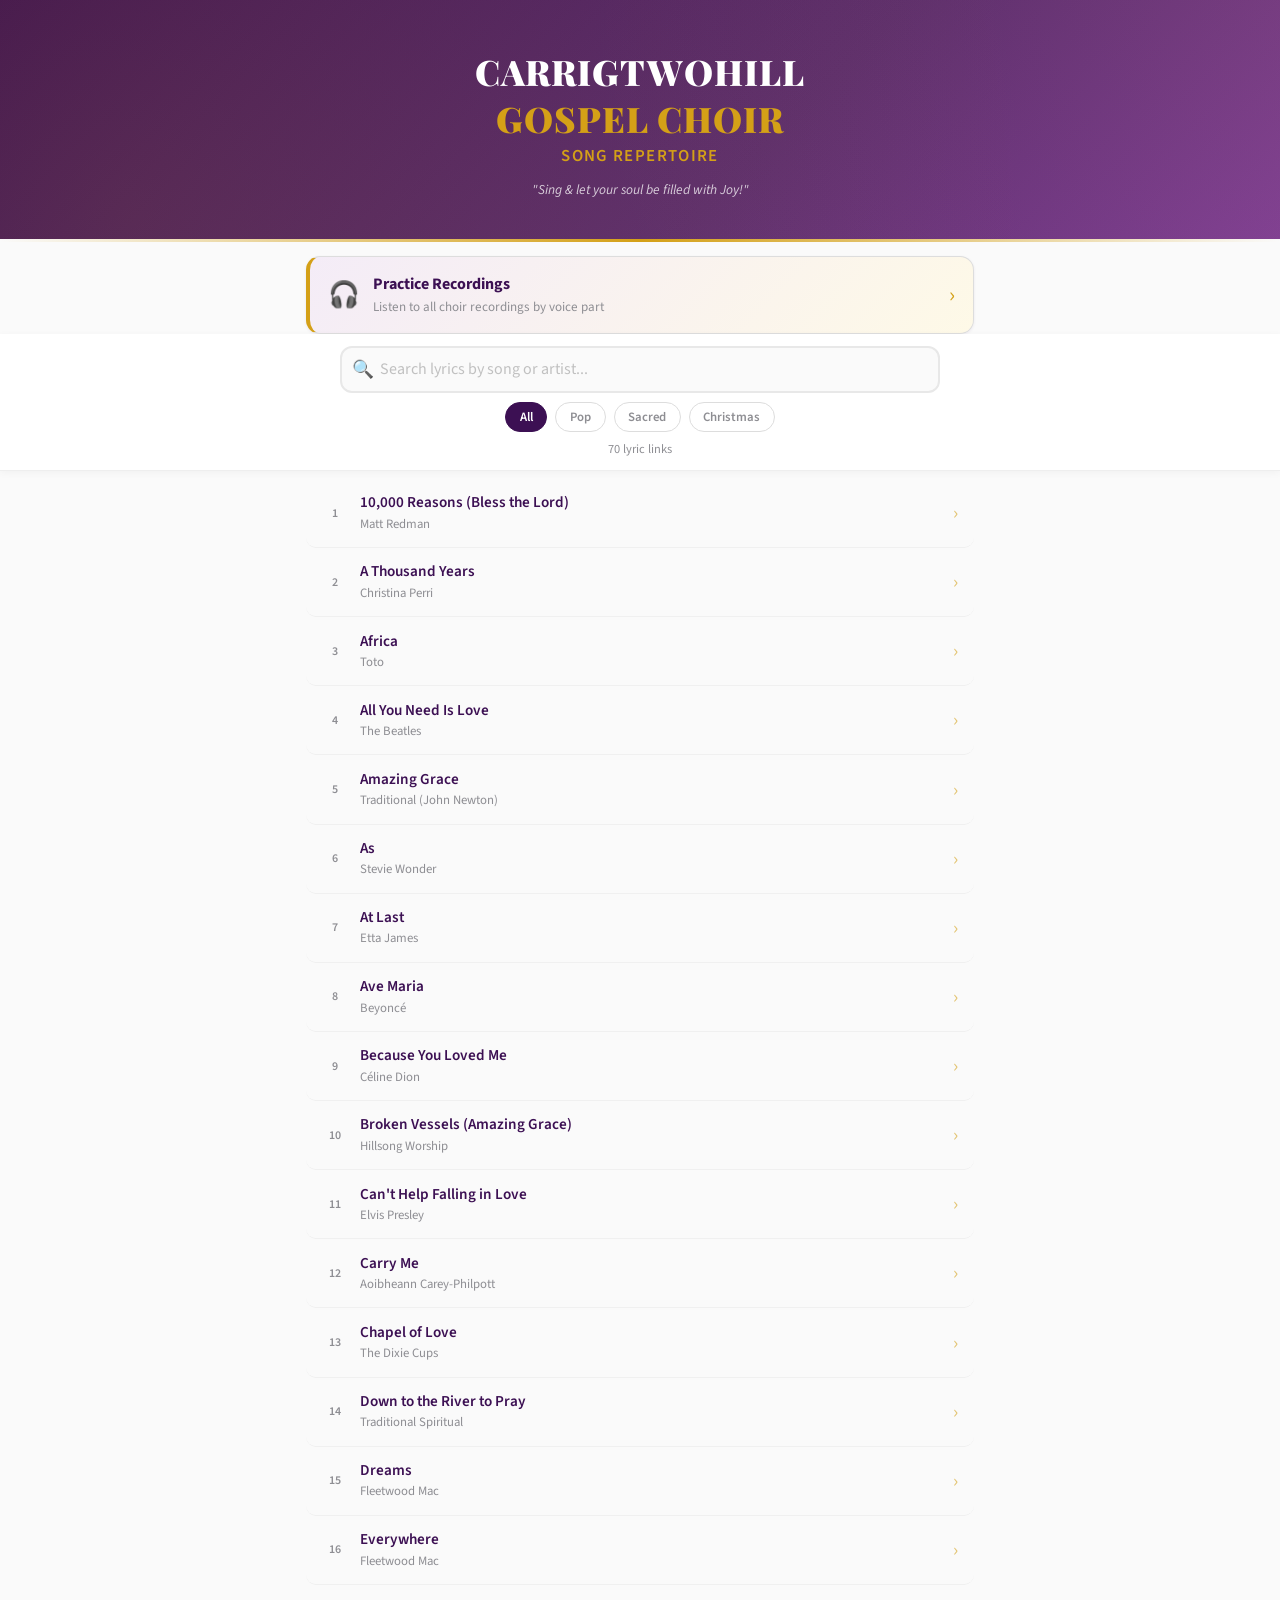
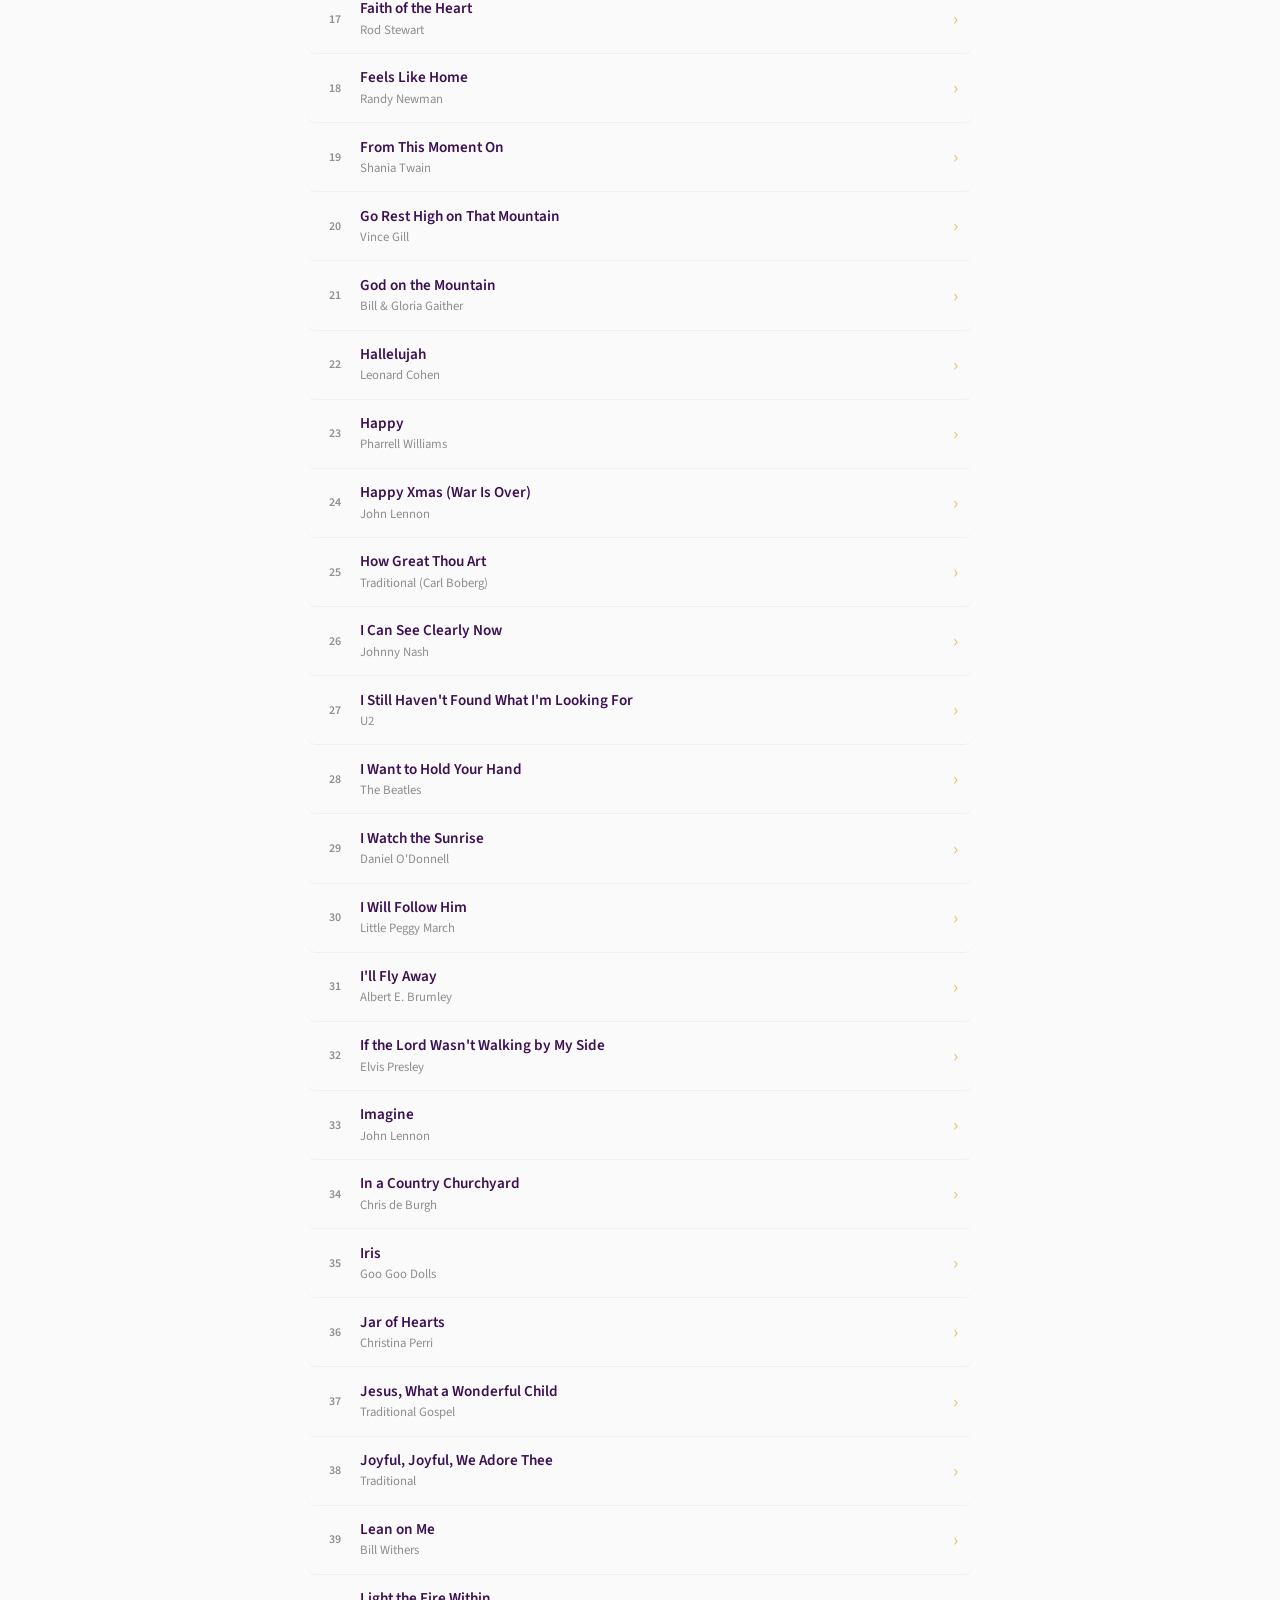
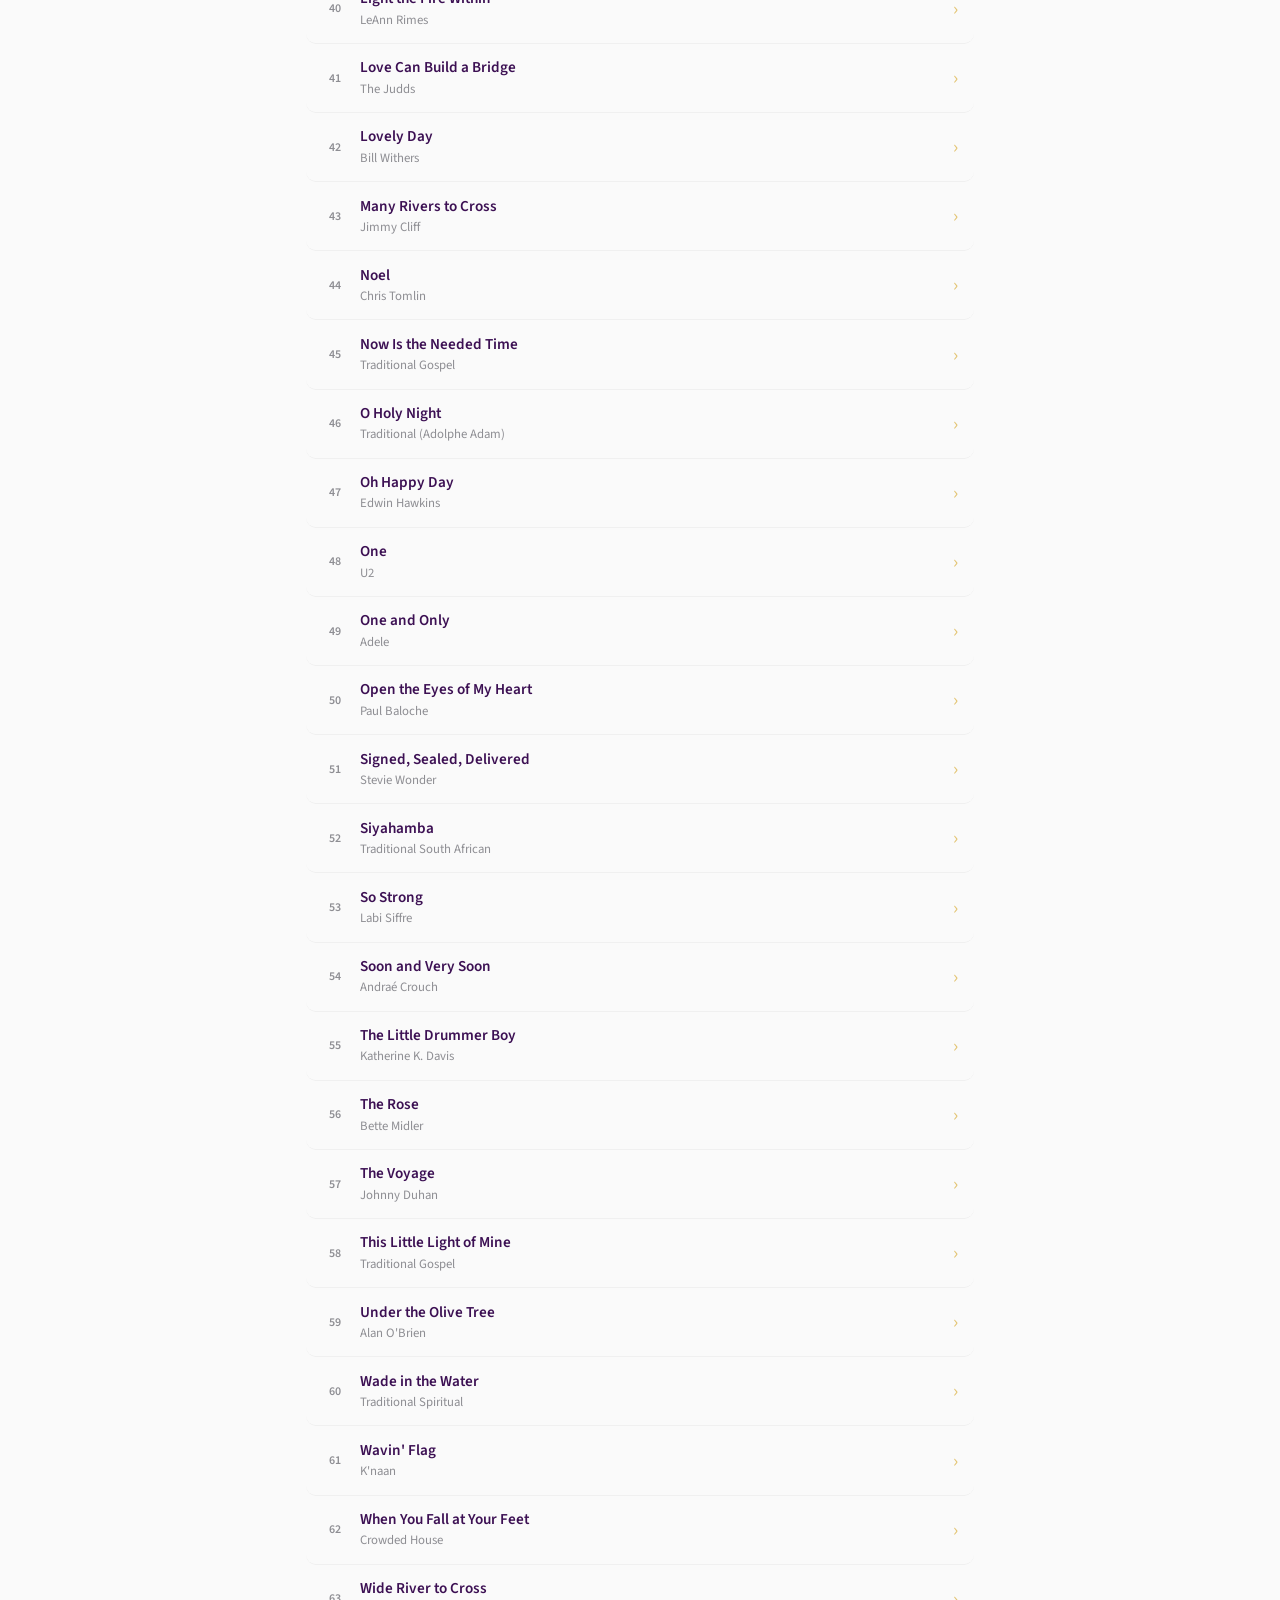
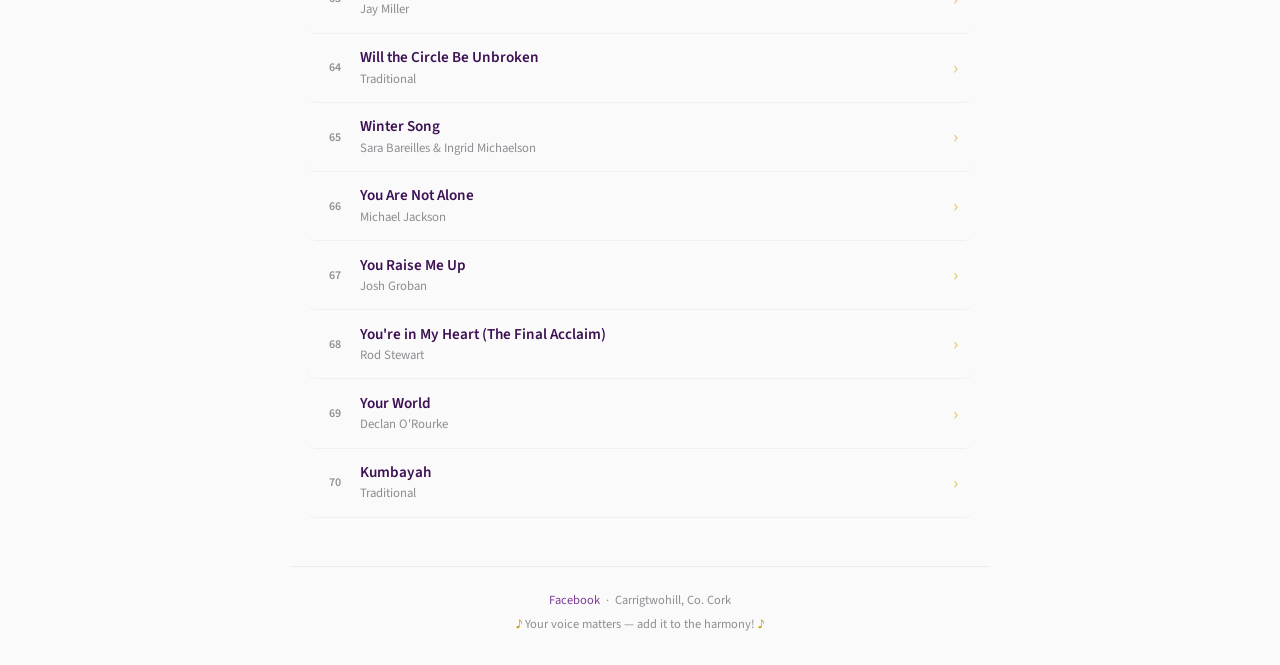
<file: index.html>
<!DOCTYPE html>
<html lang="en">
<head>
    <meta charset="UTF-8">
    <meta name="viewport" content="width=device-width, initial-scale=1.0, viewport-fit=cover">
    <meta name="theme-color" content="#3C1053">
    <meta name="apple-mobile-web-app-capable" content="yes">
    <meta name="apple-mobile-web-app-status-bar-style" content="black-translucent">
    <meta name="apple-mobile-web-app-title" content="CGC Songs">
    <meta name="description" content="Carrigtwohill Gospel Choir — Song Repertoire, Lyrics & Recordings">
    <link rel="manifest" href="manifest.json">
    <link rel="apple-touch-icon" href="icon-192.png">
    <title>Carrigtwohill Gospel Choir — Repertoire</title>
    <link rel="preconnect" href="https://fonts.googleapis.com">
    <link rel="preconnect" href="https://fonts.gstatic.com" crossorigin>
    <link href="https://fonts.googleapis.com/css2?family=Playfair+Display:wght@700;900&family=Source+Sans+3:wght@400;600&display=swap" rel="stylesheet">
    <style>
        :root {
            --purple-deep: #3C1053;
            --purple-mid: #5B2C6F;
            --purple-light: #7D3C98;
            --purple-tint: #F4ECF7;
            --gold: #D4A017;
            --gold-light: #F1C40F;
            --gold-tint: #FEF9E7;
            --text: #2C2C2C;
            --text-muted: #8E8E93;
            --bg: #FAFAFA;
            --card-bg: #FFFFFF;
            --shadow: 0 1px 3px rgba(60,16,83,0.08);
            --shadow-hover: 0 4px 12px rgba(60,16,83,0.15);
        }

        * { margin: 0; padding: 0; box-sizing: border-box; }

        body {
            font-family: 'Source Sans 3', -apple-system, BlinkMacSystemFont, sans-serif;
            background: var(--bg);
            color: var(--text);
            -webkit-font-smoothing: antialiased;
            padding-bottom: env(safe-area-inset-bottom, 0);
        }

        /* === HEADER === */
        .hero {
            background: linear-gradient(135deg, var(--purple-deep) 0%, var(--purple-mid) 60%, var(--purple-light) 100%);
            color: white;
            padding: 2.5rem 1.5rem 2rem;
            text-align: center;
            position: relative;
            overflow: hidden;
        }
        .hero::before {
            content: '';
            position: absolute;
            top: -50%; left: -50%;
            width: 200%; height: 200%;
            background: radial-gradient(circle at 30% 70%, rgba(212,160,23,0.12) 0%, transparent 50%),
                        radial-gradient(circle at 80% 20%, rgba(212,160,23,0.08) 0%, transparent 40%);
            pointer-events: none;
        }
        .hero-content { position: relative; z-index: 1; }
        .hero h1 {
            font-family: 'Playfair Display', Georgia, serif;
            font-weight: 900;
            font-size: 1.75rem;
            letter-spacing: 0.03em;
            text-transform: uppercase;
            margin-bottom: 0.15rem;
        }
        .hero h1 span { color: var(--gold); }
        .hero .subtitle {
            font-size: 1.05rem;
            font-weight: 600;
            color: var(--gold);
            letter-spacing: 0.08em;
            text-transform: uppercase;
            margin-bottom: 0.75rem;
        }
        .hero .motto {
            font-size: 0.85rem;
            opacity: 0.75;
            font-style: italic;
        }
        .gold-bar {
            height: 3px;
            background: linear-gradient(90deg, transparent, var(--gold), transparent);
        }

        /* === SEARCH & FILTER === */
        .controls {
            position: sticky;
            top: 0;
            z-index: 100;
            background: var(--card-bg);
            padding: 0.75rem 1rem;
            border-bottom: 1px solid #EEE;
            box-shadow: 0 2px 8px rgba(0,0,0,0.04);
        }
        .search-wrap {
            position: relative;
            max-width: 600px;
            margin: 0 auto;
        }
        .search-icon {
            position: absolute;
            left: 12px;
            top: 50%;
            transform: translateY(-50%);
            color: var(--text-muted);
            font-size: 1.1rem;
            pointer-events: none;
        }
        .search-wrap input {
            width: 100%;
            padding: 0.65rem 0.75rem 0.65rem 2.4rem;
            border: 2px solid #E8E8E8;
            border-radius: 12px;
            font-size: 1rem;
            font-family: inherit;
            background: var(--bg);
            transition: border-color 0.2s, box-shadow 0.2s;
            outline: none;
        }
        .search-wrap input:focus {
            border-color: var(--purple-light);
            box-shadow: 0 0 0 3px rgba(93,44,111,0.1);
        }
        .search-wrap input::placeholder { color: #C0C0C0; }
        .filter-chips {
            display: flex;
            gap: 0.5rem;
            justify-content: center;
            margin-top: 0.6rem;
            flex-wrap: wrap;
        }
        .chip {
            padding: 0.3rem 0.85rem;
            border-radius: 20px;
            font-size: 0.8rem;
            font-weight: 600;
            border: 1.5px solid #DDD;
            background: transparent;
            color: var(--text-muted);
            cursor: pointer;
            transition: all 0.2s;
            font-family: inherit;
        }
        .chip:hover { border-color: var(--purple-light); color: var(--purple-mid); }
        .chip.active {
            background: var(--purple-deep);
            color: white;
            border-color: var(--purple-deep);
        }
        .song-count {
            text-align: center;
            font-size: 0.78rem;
            color: var(--text-muted);
            margin-top: 0.5rem;
        }


        /* === RECORDINGS LINK === */
        .recordings-link-card {
            max-width: 700px;
            margin: 0.85rem auto 0;
            padding: 0 1rem;
        }
        .recordings-link-card a {
            display: flex;
            align-items: center;
            gap: 0.85rem;
            background: linear-gradient(135deg, var(--purple-tint), var(--gold-tint));
            border: 1px solid #DDD;
            border-left: 4px solid var(--gold);
            border-radius: 14px;
            box-shadow: var(--shadow);
            color: var(--purple-deep);
            padding: 1rem 1.1rem;
            text-decoration: none;
            transition: box-shadow 0.2s, background 0.2s;
        }
        .recordings-link-card a:hover { box-shadow: var(--shadow-hover); }
        .recordings-link-card .icon { font-size: 1.6rem; flex-shrink: 0; }
        .recordings-link-card .label { flex: 1; }
        .recordings-link-card .label strong { display: block; font-size: 1rem; font-weight: 700; }
        .recordings-link-card .label span { font-size: 0.82rem; color: var(--text-muted); }
        .recordings-link-card .arrow { color: var(--gold); font-size: 1.4rem; }

        /* === SONG LIST === */
        .song-list {
            max-width: 700px;
            margin: 0 auto;
            padding: 0.5rem 1rem 3rem;
        }
        .song-item {
            display: flex;
            align-items: center;
            gap: 0.75rem;
            padding: 0.85rem 0.75rem;
            border-radius: 10px;
            text-decoration: none;
            color: inherit;
            transition: background 0.15s, box-shadow 0.15s;
            border-bottom: 1px solid #F0F0F0;
        }
        .song-item:hover, .song-item:active {
            background: var(--purple-tint);
            box-shadow: var(--shadow);
        }
        .song-item.no-link {
            cursor: default;
            opacity: 0.7;
        }
        .song-item.no-link:hover { background: transparent; box-shadow: none; }
        .song-num {
            font-size: 0.75rem;
            color: var(--text-muted);
            min-width: 1.6rem;
            text-align: center;
            font-weight: 600;
        }
        .song-info { flex: 1; min-width: 0; }
        .song-title {
            font-weight: 600;
            font-size: 0.95rem;
            color: var(--purple-deep);
            line-height: 1.3;
        }
        .song-artist {
            font-size: 0.8rem;
            color: var(--text-muted);
            margin-top: 0.1rem;
        }
        .song-badge {
            display: inline-block;
            font-size: 0.65rem;
            font-weight: 700;
            text-transform: uppercase;
            letter-spacing: 0.04em;
            padding: 0.15rem 0.45rem;
            border-radius: 4px;
            margin-left: 0.4rem;
            vertical-align: middle;
        }
        .badge-local {
            background: var(--gold-tint);
            color: var(--gold);
            border: 1px solid var(--gold);
        }
        .badge-none {
            background: #F5F5F5;
            color: #BBB;
            border: 1px solid #DDD;
        }
        .song-arrow {
            color: var(--gold);
            font-size: 1.2rem;
            flex-shrink: 0;
            opacity: 0.6;
            transition: opacity 0.15s, transform 0.15s;
        }
        .song-item:hover .song-arrow {
            opacity: 1;
            transform: translateX(2px);
        }
        .song-item.no-link .song-arrow { display: none; }

        /* === EMPTY STATE === */
        .empty-state {
            text-align: center;
            padding: 3rem 1rem;
            color: var(--text-muted);
            display: none;
        }
        .empty-state.visible { display: block; }
        .empty-state .emoji { font-size: 2.5rem; margin-bottom: 0.5rem; }

        /* === FOOTER === */
        .footer {
            text-align: center;
            padding: 1.5rem 1rem 2rem;
            font-size: 0.78rem;
            color: var(--text-muted);
            border-top: 1px solid #EEE;
            max-width: 700px;
            margin: 0 auto;
        }
        .footer a { color: var(--purple-light); text-decoration: none; }
        .footer a:hover { text-decoration: underline; }
        .footer .heart { color: var(--gold); }

        /* === INSTALL BANNER === */
        .install-banner {
            display: none;
            background: var(--gold-tint);
            border: 1.5px solid var(--gold);
            border-radius: 12px;
            padding: 0.75rem 1rem;
            margin: 0.75rem 1rem 0;
            max-width: 668px;
            margin-left: auto;
            margin-right: auto;
            text-align: center;
            font-size: 0.85rem;
            color: var(--purple-deep);
            cursor: pointer;
            transition: background 0.2s;
        }
        .install-banner:hover { background: #FCF3CF; }
        .install-banner strong { color: var(--purple-deep); }
        .install-banner.visible { display: block; }

        /* === SCROLL TO TOP === */
        .scroll-top {
            position: fixed;
            bottom: 1.5rem;
            right: 1.5rem;
            width: 42px;
            height: 42px;
            border-radius: 50%;
            background: var(--purple-deep);
            color: var(--gold);
            border: none;
            font-size: 1.2rem;
            cursor: pointer;
            box-shadow: 0 3px 12px rgba(60,16,83,0.3);
            opacity: 0;
            transform: translateY(10px);
            transition: opacity 0.3s, transform 0.3s;
            z-index: 50;
            display: flex;
            align-items: center;
            justify-content: center;
        }
        .scroll-top.visible { opacity: 1; transform: translateY(0); }

        @media (min-width: 768px) {
            .hero { padding: 3rem 2rem 2.5rem; }
            .hero h1 { font-size: 2.2rem; }
            .song-item { padding: 0.9rem 1rem; }
        }
    </style>
</head>
<body>

    <header class="hero">
        <div class="hero-content">
            <h1>Carrigtwohill<br><span>Gospel Choir</span></h1>
            <p class="subtitle">Song Repertoire</p>
            <p class="motto">"Sing &amp; let your soul be filled with Joy!"</p>
        </div>
    </header>
    <div class="gold-bar"></div>

    <div class="install-banner" id="installBanner">
        📱 <strong>Add to Home Screen</strong> for quick access — works offline too!
    </div>

    <div class="recordings-link-card">
        <a href="recordings.html">
            <span class="icon">🎧</span>
            <span class="label">
                <strong>Practice Recordings</strong>
                <span>Listen to all choir recordings by voice part</span>
            </span>
            <span class="arrow">›</span>
        </a>
    </div>

    <div class="controls" aria-label="Lyrics search and filters">
        <div class="search-wrap">
            <span class="search-icon">🔍</span>
            <input type="text" id="search" placeholder="Search lyrics by song or artist..." autocomplete="off">
        </div>
        <div class="filter-chips">
            <button class="chip active" data-filter="all">All</button>
            <button class="chip" data-filter="pop">Pop</button>
            <button class="chip" data-filter="sacred">Sacred</button>
            <button class="chip" data-filter="christmas">Christmas</button>
        </div>
        <div class="song-count" id="songCount">69 lyrics links</div>
    </div>

    <div class="install-banner" id="installBanner">
        📱 <strong>Add to Home Screen</strong> for quick access — works offline too!
    </div>

    <div class="song-list" id="songList"></div>

    <div class="empty-state" id="emptyState">
        <div class="emoji">🎵</div>
        <p>No lyrics match your search</p>
    </div>

    <div class="footer">
        <p>
            <a href="https://www.facebook.com/CarrigtwohillGospelChoir" target="_blank" rel="noopener">Facebook</a>
            &nbsp;·&nbsp; Carrigtwohill, Co. Cork
        </p>
        <p style="margin-top:0.4rem">
            <span class="heart">♪</span> Your voice matters — add it to the harmony! <span class="heart">♪</span>
        </p>
    </div>

    <button class="scroll-top" id="scrollTop" aria-label="Scroll to top">↑</button>

<script>
// === SONG DATA ===
// status: "link" = external lyrics link, "local" = hosted on this site with lyrics and recordings, "none" = no lyrics available
const songs = [
    { title: "10,000 Reasons (Bless the Lord)", artist: "Matt Redman", url: "https://genius.com/Matt-redman-10000-reasons-bless-the-lord-lyrics", cat: "sacred", status: "link" },
    { title: "A Thousand Years", artist: "Christina Perri", url: "https://genius.com/Christina-perri-a-thousand-years-lyrics", cat: "pop", status: "link" },
    { title: "Africa", artist: "Toto", url: "https://genius.com/Toto-africa-lyrics", cat: "pop", status: "link" },
    { title: "All You Need Is Love", artist: "The Beatles", url: "https://genius.com/The-beatles-all-you-need-is-love-lyrics", cat: "pop", status: "link" },
    { title: "Amazing Grace", artist: "Traditional (John Newton)", url: "https://genius.com/John-newton-amazing-grace-lyrics", cat: "sacred", status: "link" },
    { title: "As", artist: "Stevie Wonder", url: "https://genius.com/Stevie-wonder-as-lyrics", cat: "pop", status: "link" },
    { title: "At Last", artist: "Etta James", url: "https://genius.com/Etta-james-at-last-lyrics", cat: "pop", status: "link" },
    { title: "Ave Maria", artist: "Beyoncé", url: "https://genius.com/Beyonce-ave-maria-lyrics", cat: "sacred", status: "link" },
    { title: "Because You Loved Me", artist: "Céline Dion", url: "https://genius.com/Celine-dion-because-you-loved-me-lyrics", cat: "pop", status: "link" },
    { title: "Broken Vessels (Amazing Grace)", artist: "Hillsong Worship", url: "https://genius.com/Hillsong-worship-broken-vessels-amazing-grace-lyrics", cat: "sacred", status: "link" },
    { title: "Can't Help Falling in Love", artist: "Elvis Presley", url: "https://genius.com/Elvis-presley-cant-help-falling-in-love-lyrics", cat: "pop", status: "link" },
    { title: "Carry Me", artist: "Aoibheann Carey-Philpott", url: "lyrics/carry-me.html", cat: "sacred", status: "local" },
    { title: "Chapel of Love", artist: "The Dixie Cups", url: "https://genius.com/The-dixie-cups-chapel-of-love-lyrics", cat: "pop", status: "link" },
    { title: "Down to the River to Pray", artist: "Traditional Spiritual", url: "https://genius.com/Alison-krauss-down-to-the-river-to-pray-lyrics", cat: "sacred", status: "link" },
    { title: "Dreams", artist: "Fleetwood Mac", url: "https://genius.com/Fleetwood-mac-dreams-lyrics", cat: "pop", status: "link" },
    { title: "Everywhere", artist: "Fleetwood Mac", url: "https://genius.com/Fleetwood-mac-everywhere-lyrics", cat: "pop", status: "link" },
    { title: "Faith of the Heart", artist: "Rod Stewart", url: "https://genius.com/Rod-stewart-faith-of-the-heart-lyrics", cat: "pop", status: "link" },
    { title: "Feels Like Home", artist: "Randy Newman", url: "https://genius.com/Randy-newman-feels-like-home-lyrics", cat: "pop", status: "link" },
    { title: "From This Moment On", artist: "Shania Twain", url: "https://genius.com/Shania-twain-from-this-moment-on-lyrics", cat: "pop", status: "link" },
    { title: "Go Rest High on That Mountain", artist: "Vince Gill", url: "https://genius.com/Vince-gill-go-rest-high-on-that-mountain-lyrics", cat: "sacred", status: "link" },
    { title: "God on the Mountain", artist: "Bill & Gloria Gaither", url: "https://genius.com/The-mckameys-god-of-the-mountain-lyrics", cat: "sacred", status: "link" },
    { title: "Hallelujah", artist: "Leonard Cohen", url: "https://genius.com/Leonard-cohen-hallelujah-lyrics", cat: "sacred", status: "link" },
    { title: "Happy", artist: "Pharrell Williams", url: "https://genius.com/Pharrell-williams-happy-lyrics", cat: "pop", status: "link" },
    { title: "Happy Xmas (War Is Over)", artist: "John Lennon", url: "https://genius.com/John-lennon-and-yoko-ono-happy-xmas-war-is-over-lyrics", cat: "christmas", status: "link" },
    { title: "How Great Thou Art", artist: "Traditional (Carl Boberg)", url: "https://genius.com/Carrie-underwood-how-great-thou-art-lyrics", cat: "sacred", status: "link" },
    { title: "I Can See Clearly Now", artist: "Johnny Nash", url: "https://genius.com/Johnny-nash-i-can-see-clearly-now-lyrics", cat: "pop", status: "link" },
    { title: "I Still Haven't Found What I'm Looking For", artist: "U2", url: "https://genius.com/U2-i-still-havent-found-what-im-looking-for-lyrics", cat: "pop", status: "link" },
    { title: "I Want to Hold Your Hand", artist: "The Beatles", url: "https://genius.com/The-beatles-i-want-to-hold-your-hand-lyrics", cat: "pop", status: "link" },
    { title: "I Watch the Sunrise", artist: "Daniel O'Donnell", url: "https://genius.com/Daniel-odonnell-i-watch-the-sunrise-lyrics", cat: "sacred", status: "link" },
    { title: "I Will Follow Him", artist: "Little Peggy March", url: "https://genius.com/Peggy-march-i-will-follow-him-lyrics", cat: "pop", status: "link" },
    { title: "I'll Fly Away", artist: "Albert E. Brumley", url: "https://genius.com/Albert-e-brumley-ill-fly-away-lyrics", cat: "sacred", status: "link" },
    { title: "If the Lord Wasn't Walking by My Side", artist: "Elvis Presley", url: "https://genius.com/Elvis-presley-if-the-lord-wasnt-walking-by-my-side-lyrics", cat: "sacred", status: "link" },
    { title: "Imagine", artist: "John Lennon", url: "https://genius.com/John-lennon-imagine-lyrics", cat: "pop", status: "link" },
    { title: "In a Country Churchyard", artist: "Chris de Burgh", url: "https://genius.com/Chris-de-burgh-in-a-country-churchyard-lyrics", cat: "pop", status: "link" },
    { title: "Iris", artist: "Goo Goo Dolls", url: "https://genius.com/The-goo-goo-dolls-iris-lyrics", cat: "pop", status: "link" },
    { title: "Jar of Hearts", artist: "Christina Perri", url: "https://genius.com/Christina-perri-jar-of-hearts-lyrics", cat: "pop", status: "link" },
    { title: "Jesus, What a Wonderful Child", artist: "Traditional Gospel", url: "https://genius.com/David-phelps-jesus-what-a-wonderful-child-lyrics", cat: "christmas", status: "link" },
    { title: "Joyful, Joyful, We Adore Thee", artist: "Traditional", url: "https://genius.com/Sister-act-2-cast-joyful-joyful-lyrics", cat: "sacred", status: "link" },
    { title: "Lean on Me", artist: "Bill Withers", url: "https://genius.com/Bill-withers-lean-on-me-lyrics", cat: "pop", status: "link" },
    { title: "Light the Fire Within", artist: "LeAnn Rimes", url: "https://genius.com/Leann-rimes-light-the-fire-within-lyrics", cat: "pop", status: "link" },
    { title: "Love Can Build a Bridge", artist: "The Judds", url: "https://genius.com/The-judds-love-can-build-a-bridge-lyrics", cat: "pop", status: "link" },
    { title: "Lovely Day", artist: "Bill Withers", url: "https://genius.com/Bill-withers-lovely-day-lyrics", cat: "pop", status: "link" },
    { title: "Many Rivers to Cross", artist: "Jimmy Cliff", url: "https://genius.com/Jimmy-cliff-many-rivers-to-cross-lyrics", cat: "pop", status: "link" },
    { title: "Noel", artist: "Chris Tomlin", url: "https://genius.com/Chris-tomlin-noel-lyrics", cat: "christmas", status: "link" },
    { title: "Now Is the Needed Time", artist: "Traditional Gospel", url: "https://genius.com/Eric-bibb-needed-time-lyrics", cat: "sacred", status: "link" },
    { title: "O Holy Night", artist: "Traditional (Adolphe Adam)", url: "https://genius.com/Josh-groban-o-holy-night-lyrics", cat: "christmas", status: "link" },
    { title: "Oh Happy Day", artist: "Edwin Hawkins", url: "https://genius.com/The-edwin-hawkins-singers-oh-happy-day-lyrics", cat: "sacred", status: "link" },
    { title: "One", artist: "U2", url: "https://genius.com/U2-one-lyrics", cat: "pop", status: "link" },
    { title: "One and Only", artist: "Adele", url: "https://genius.com/Adele-one-and-only-lyrics", cat: "pop", status: "link" },
    { title: "Open the Eyes of My Heart", artist: "Paul Baloche", url: "https://genius.com/Paul-baloche-open-the-eyes-of-my-heart-lyrics", cat: "sacred", status: "link" },
    { title: "Signed, Sealed, Delivered", artist: "Stevie Wonder", url: "https://genius.com/Stevie-wonder-signed-sealed-delivered-im-yours-lyrics", cat: "pop", status: "link" },
    { title: "Siyahamba", artist: "Traditional South African", url: "lyrics/siyahamba.html", cat: "sacred", status: "local" },
    { title: "So Strong", artist: "Labi Siffre", url: "https://genius.com/Labi-siffre-something-inside-so-strong-lyrics", cat: "pop", status: "link" },
    { title: "Soon and Very Soon", artist: "Andraé Crouch", url: "https://genius.com/Andrae-crouch-soon-and-very-soon-lyrics", cat: "sacred", status: "link" },
    { title: "The Little Drummer Boy", artist: "Katherine K. Davis", url: "https://genius.com/Boney-m-little-drummer-boy-lyrics", cat: "christmas", status: "link" },
    { title: "The Rose", artist: "Bette Midler", url: "https://genius.com/Bette-midler-the-rose-lyrics", cat: "pop", status: "link" },
    { title: "The Voyage", artist: "Johnny Duhan", url: "https://genius.com/Christy-moore-the-voyage-lyrics", cat: "pop", status: "link" },
    { title: "This Little Light of Mine", artist: "Traditional Gospel", url: "https://genius.com/Elizabeth-mitchell-this-little-light-of-mine-lyrics", cat: "sacred", status: "link" },
    { title: "Under the Olive Tree", artist: "Alan O'Brien", url: "lyrics/under-the-olive-tree.html", cat: "pop", status: "local" },
    { title: "Wade in the Water", artist: "Traditional Spiritual", url: "https://genius.com/The-spirituals-choir-wade-in-the-water-lyrics", cat: "sacred", status: "link" },
    { title: "Wavin' Flag", artist: "K'naan", url: "https://genius.com/Knaan-wavin-flag-lyrics", cat: "pop", status: "link" },
    { title: "When You Fall at Your Feet", artist: "Crowded House", url: "https://genius.com/Crowded-house-fall-at-your-feet-lyrics", cat: "pop", status: "link" },
    { title: "Wide River to Cross", artist: "Jay Miller", url: "https://genius.com/Levon-helm-wide-river-to-cross-lyrics", cat: "sacred", status: "link" },
    { title: "Will the Circle Be Unbroken", artist: "Traditional", url: "https://genius.com/The-carter-family-will-the-circle-be-unbroken-lyrics", cat: "sacred", status: "link" },
    { title: "Winter Song", artist: "Sara Bareilles & Ingrid Michaelson", url: "https://genius.com/Sara-bareilles-and-ingrid-michaelson-winter-song-lyrics", cat: "christmas", status: "link" },
    { title: "You Are Not Alone", artist: "Michael Jackson", url: "https://genius.com/Michael-jackson-you-are-not-alone-lyrics", cat: "pop", status: "link" },
    { title: "You Raise Me Up", artist: "Josh Groban", url: "https://genius.com/Josh-groban-you-raise-me-up-lyrics", cat: "pop", status: "link" },
    { title: "You're in My Heart (The Final Acclaim)", artist: "Rod Stewart", url: "https://genius.com/Rod-stewart-youre-in-my-heart-the-final-acclaim-lyrics", cat: "pop", status: "link" },
    { title: "Your World", artist: "Declan O'Rourke", url: "https://www.elyrics.net/read/d/declan-o_rourke-lyrics/your-world-lyrics.html", cat: "pop", status: "link" },
    { title: "Kumbayah", artist: "Traditional", url: "https://genius.com/The-seekers-kumbaya-lyrics", cat: "sacred", status: "link" },
];

// === RENDER ===
const songList = document.getElementById('songList');
const searchInput = document.getElementById('search');
const songCount = document.getElementById('songCount');
const emptyState = document.getElementById('emptyState');
const chips = document.querySelectorAll('.chip');
let activeFilter = 'all';

function escapeHtml(value) {
    return String(value ?? '')
        .replace(/&/g, '&amp;')
        .replace(/</g, '&lt;')
        .replace(/>/g, '&gt;')
        .replace(/"/g, '&quot;')
        .replace(/'/g, '&#39;');
}

function renderSongs() {
    songList.innerHTML = '';
    const query = searchInput.value.toLowerCase().trim();
    let visible = 0;

    songs.forEach((song) => {
        const matchesFilter = activeFilter === 'all' || song.cat === activeFilter;
        const matchesSearch = !query ||
            song.title.toLowerCase().includes(query) ||
            song.artist.toLowerCase().includes(query);

        if (!matchesFilter || !matchesSearch) return;

        visible++;

        const isLink = song.status === 'link' || song.status === 'local';
        const tag = isLink ? 'a' : 'div';
        const el = document.createElement(tag);
        el.className = 'song-item' + (isLink ? '' : ' no-link');

        if (isLink) {
            el.href = song.url;
            if (song.status === 'link') {
                el.target = '_blank';
                el.rel = 'noopener';
            }
        }

        let badge = '';
        if (song.status === 'none') {
            badge = '<span class="song-badge badge-none">No lyrics yet</span>';
        }

        el.innerHTML = `
            <span class="song-num">${visible}</span>
            <div class="song-info">
                <div class="song-title">${highlightMatch(song.title, query)}${badge}</div>
                <div class="song-artist">${highlightMatch(song.artist, query)}</div>
            </div>
            <span class="song-arrow">›</span>
        `;
        songList.appendChild(el);
    });

    songCount.textContent = `${visible} lyric link${visible !== 1 ? 's' : ''}`;
    emptyState.classList.toggle('visible', visible === 0);
}

function highlightMatch(text, query) {
    if (!query) return text;
    const idx = text.toLowerCase().indexOf(query);
    if (idx === -1) return text;
    return text.slice(0, idx) +
        '<mark style="background:rgba(212,160,23,0.25);border-radius:2px;padding:0 1px">' +
        text.slice(idx, idx + query.length) + '</mark>' +
        text.slice(idx + query.length);
}

searchInput.addEventListener('input', renderSongs);

chips.forEach(chip => {
    chip.addEventListener('click', () => {
        chips.forEach(c => c.classList.remove('active'));
        chip.classList.add('active');
        activeFilter = chip.dataset.filter;
        renderSongs();
    });
});

// Scroll to top
const scrollBtn = document.getElementById('scrollTop');
window.addEventListener('scroll', () => {
    scrollBtn.classList.toggle('visible', window.scrollY > 400);
});
scrollBtn.addEventListener('click', () => {
    window.scrollTo({ top: 0, behavior: 'smooth' });
});

// === PWA INSTALL ===
let deferredPrompt;
const installBanner = document.getElementById('installBanner');

window.addEventListener('beforeinstallprompt', (e) => {
    e.preventDefault();
    deferredPrompt = e;
    installBanner.classList.add('visible');
});

installBanner.addEventListener('click', async () => {
    if (deferredPrompt) {
        deferredPrompt.prompt();
        await deferredPrompt.userChoice;
        deferredPrompt = null;
        installBanner.classList.remove('visible');
    }
});

if ('serviceWorker' in navigator) {
    navigator.serviceWorker.register('sw.js').catch(() => {});
}

renderSongs();
</script>

</body>
</html>
</file>
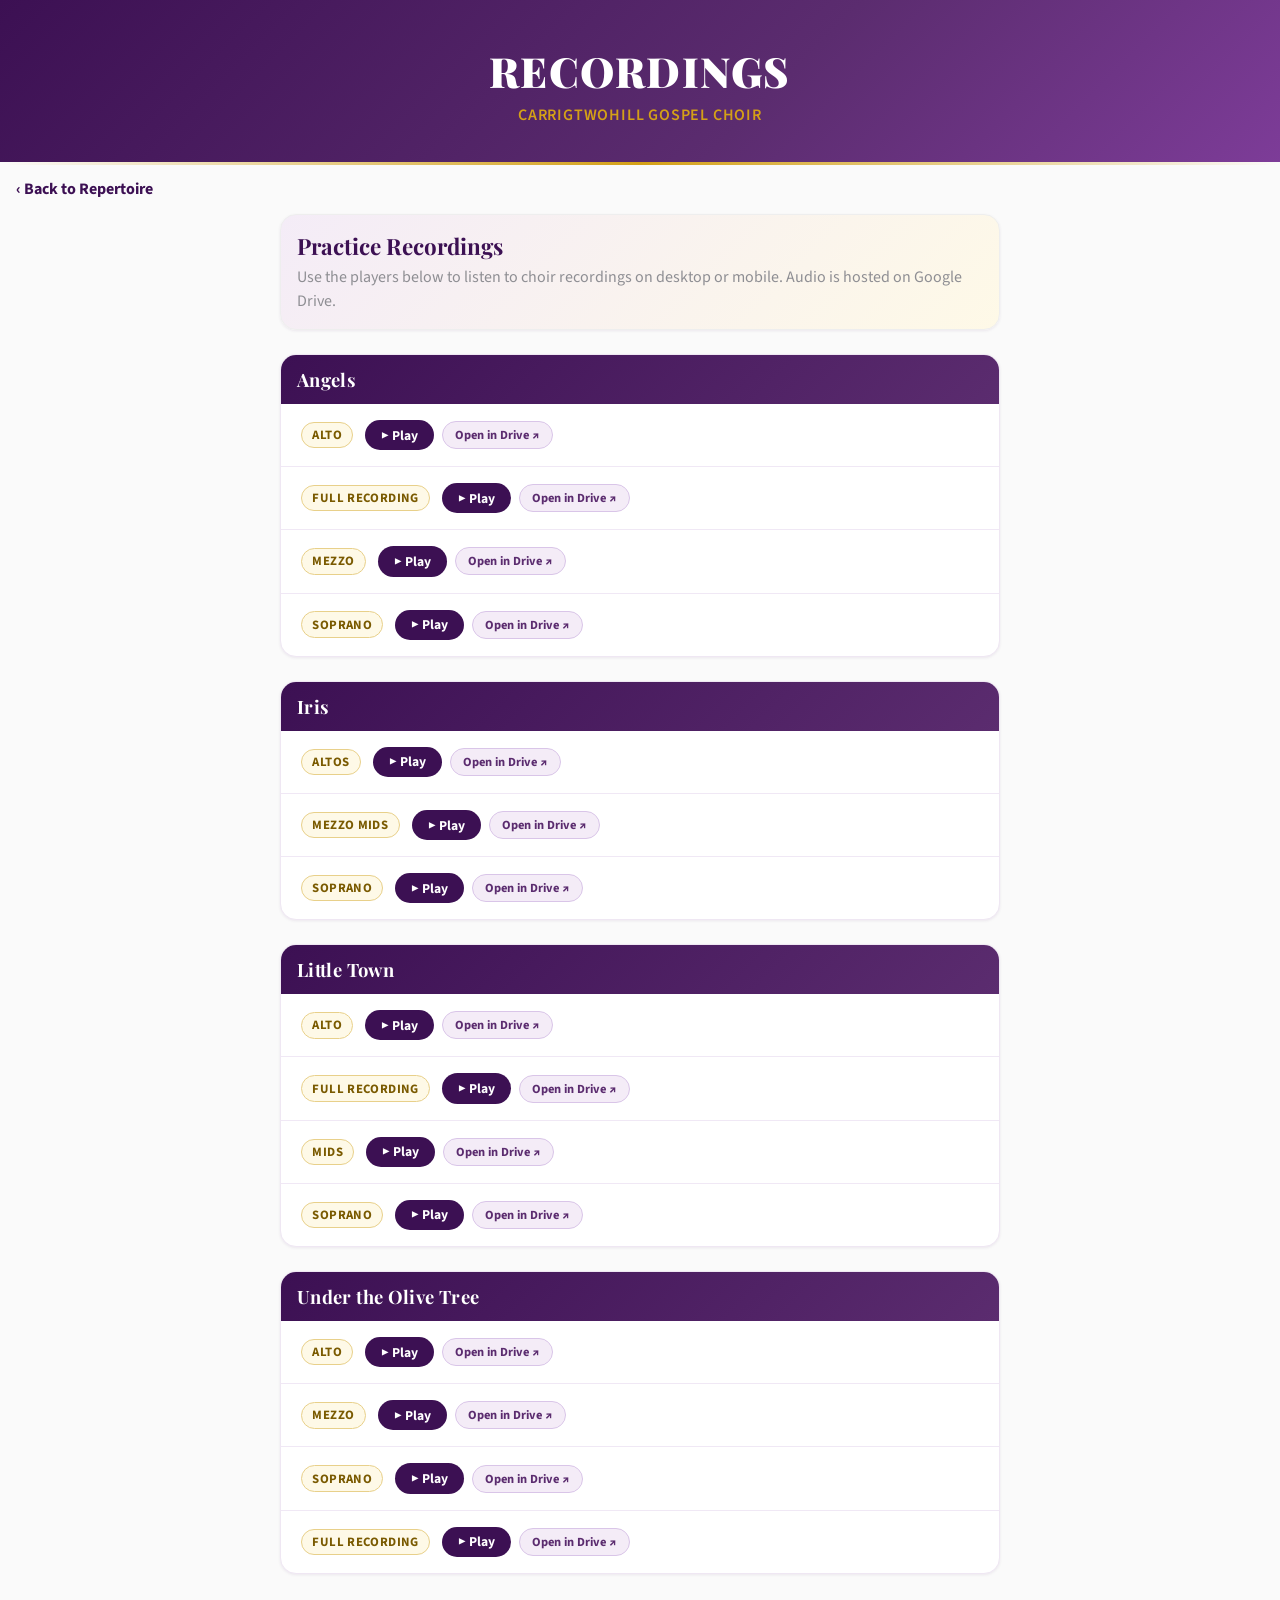
<file: recordings.html>
<!DOCTYPE html>
<html lang="en">
<head>
    <meta charset="UTF-8">
    <meta name="viewport" content="width=device-width, initial-scale=1.0, viewport-fit=cover">
    <meta name="theme-color" content="#3C1053">
    <meta name="description" content="Carrigtwohill Gospel Choir — Practice Recordings">
    <title>Carrigtwohill Gospel Choir — Recordings</title>
    <link rel="preconnect" href="https://fonts.googleapis.com">
    <link rel="preconnect" href="https://fonts.gstatic.com" crossorigin>
    <link href="https://fonts.googleapis.com/css2?family=Playfair+Display:wght@700;900&family=Source+Sans+3:wght@400;600&display=swap" rel="stylesheet">
    <link rel="stylesheet" href="assets/recordings.css">
</head>
<body>
    <header class="hero">
        <h1>Recordings</h1>
        <p>Carrigtwohill Gospel Choir</p>
    </header>
    <div class="gold-bar"></div>

    <a class="back" href="./">‹ Back to Repertoire</a>

    <main class="recordings-page" aria-labelledby="recordingsHeading">
        <section class="recordings-intro">
            <h2 id="recordingsHeading">Practice Recordings</h2>
            <p>Use the players below to listen to choir recordings on desktop or mobile. Audio is hosted on Google Drive.</p>
        </section>

        <section class="recordings-list" id="recordingsList" aria-label="Choir recordings"></section>
    </main>

    <script src="assets/recordings.js"></script>
</body>
</html>
</file>
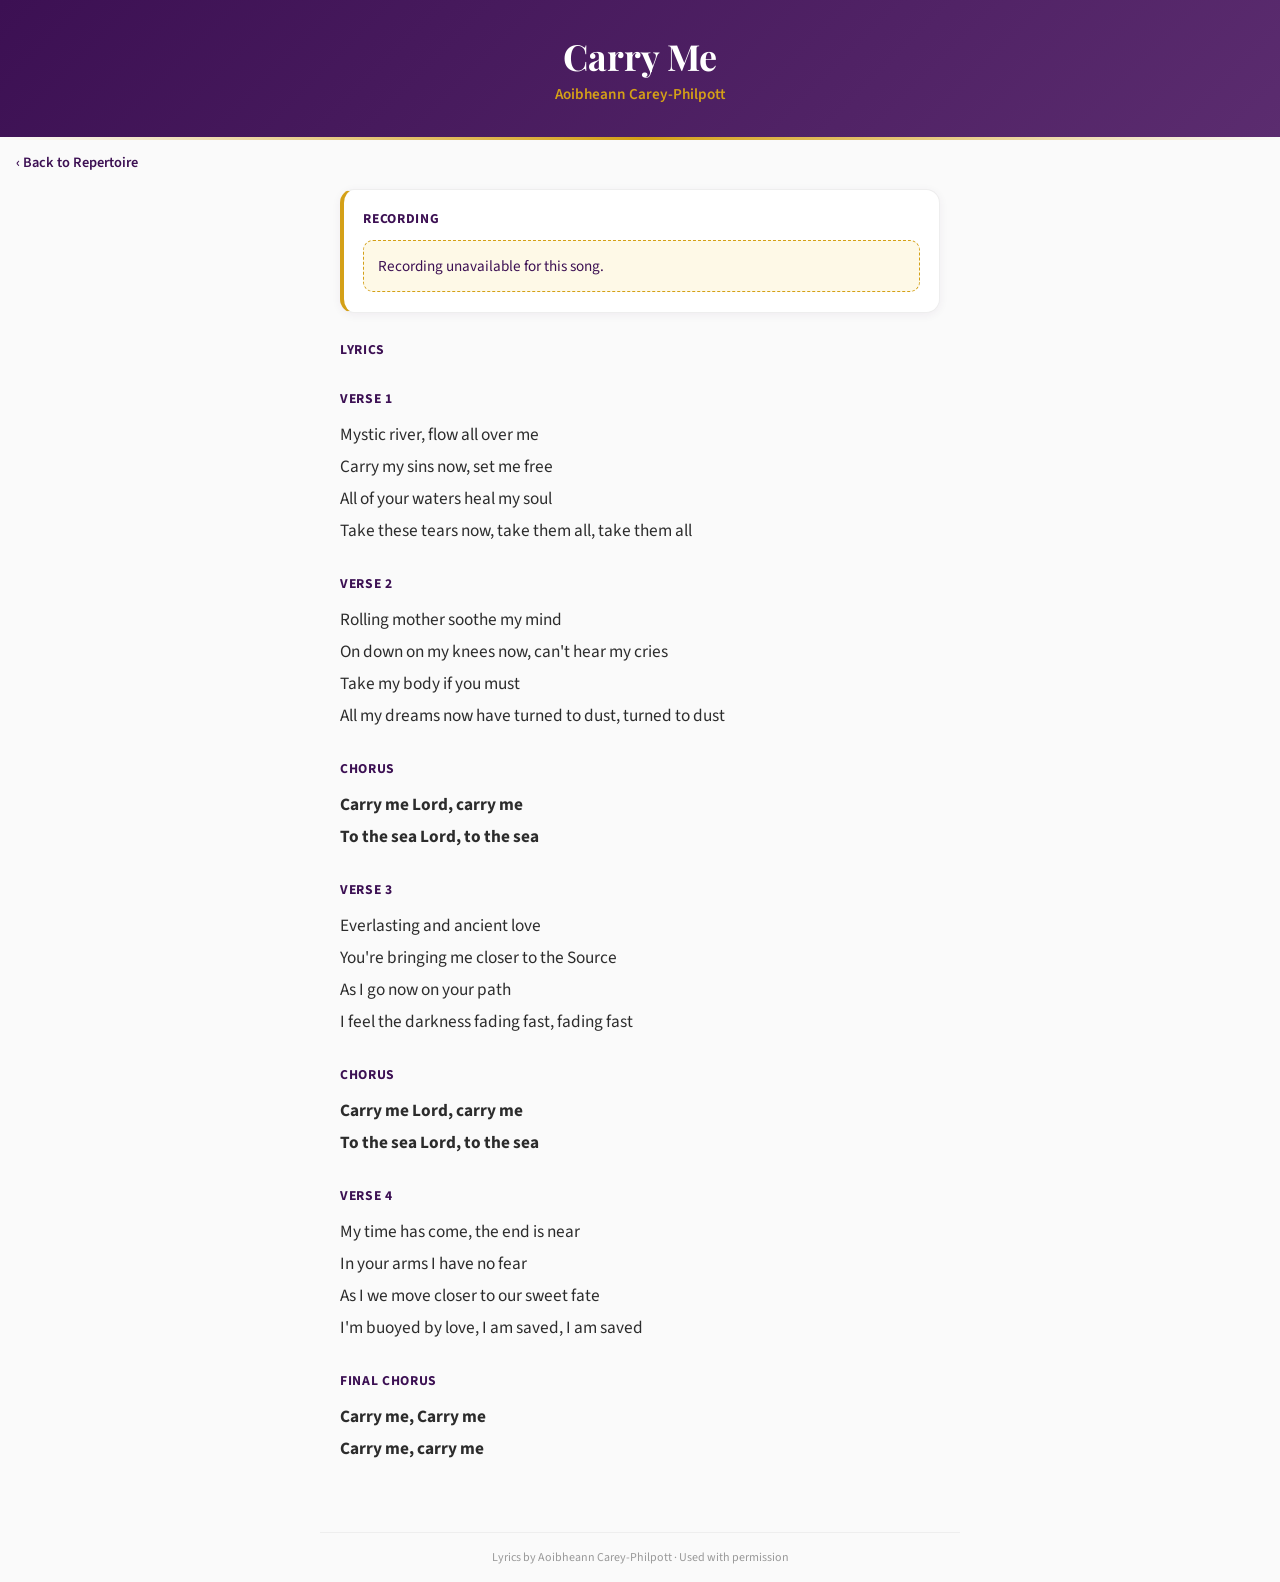
<file: lyrics/carry-me.html>
<!DOCTYPE html>
<html lang="en">
<head>
    <meta charset="UTF-8">
    <meta name="viewport" content="width=device-width, initial-scale=1.0">
    <meta name="theme-color" content="#3C1053">
    <title>Carry Me — Carrigtwohill Gospel Choir</title>
    <link rel="preconnect" href="https://fonts.googleapis.com">
    <link href="https://fonts.googleapis.com/css2?family=Playfair+Display:wght@700&family=Source+Sans+3:wght@400;600&display=swap" rel="stylesheet">
    <link rel="stylesheet" href="../assets/song-page.css">
</head>
<body>
    <div id="songPage"></div>

    <script type="application/json" id="song-data">
{
        "title": "Carry Me",
        "artist": "Aoibheann Carey-Philpott",
        "permission": "Lyrics by Aoibheann Carey-Philpott · Used with permission",
        "recording": null
}
    </script>

    <template id="lyrics-template">
<div class="section">Verse 1</div>
        <div class="verse">
            <span class="line">Mystic river, flow all over me</span>
            <span class="line">Carry my sins now, set me free</span>
            <span class="line">All of your waters heal my soul</span>
            <span class="line">Take these tears now, take them all, take them all</span>
        </div>

        <div class="section">Verse 2</div>
        <div class="verse">
            <span class="line">Rolling mother soothe my mind</span>
            <span class="line">On down on my knees now, can't hear my cries</span>
            <span class="line">Take my body if you must</span>
            <span class="line">All my dreams now have turned to dust, turned to dust</span>
        </div>

        <div class="section">Chorus</div>
        <div class="verse">
            <span class="line"><strong>Carry me Lord, carry me</strong></span>
            <span class="line"><strong>To the sea Lord, to the sea</strong></span>
        </div>

        <div class="section">Verse 3</div>
        <div class="verse">
            <span class="line">Everlasting and ancient love</span>
            <span class="line">You're bringing me closer to the Source</span>
            <span class="line">As I go now on your path</span>
            <span class="line">I feel the darkness fading fast, fading fast</span>
        </div>

        <div class="section">Chorus</div>
        <div class="verse">
            <span class="line"><strong>Carry me Lord, carry me</strong></span>
            <span class="line"><strong>To the sea Lord, to the sea</strong></span>
        </div>

        <div class="section">Verse 4</div>
        <div class="verse">
            <span class="line">My time has come, the end is near</span>
            <span class="line">In your arms I have no fear</span>
            <span class="line">As I we move closer to our sweet fate</span>
            <span class="line">I'm buoyed by love, I am saved, I am saved</span>
        </div>

        <div class="section">Final Chorus</div>
        <div class="verse">
            <span class="line"><strong>Carry me, Carry me</strong></span>
            <span class="line"><strong>Carry me, carry me</strong></span>
        </div>
    </template>

    <script src="../assets/song-page.js"></script>
</body>
</html>
</file>
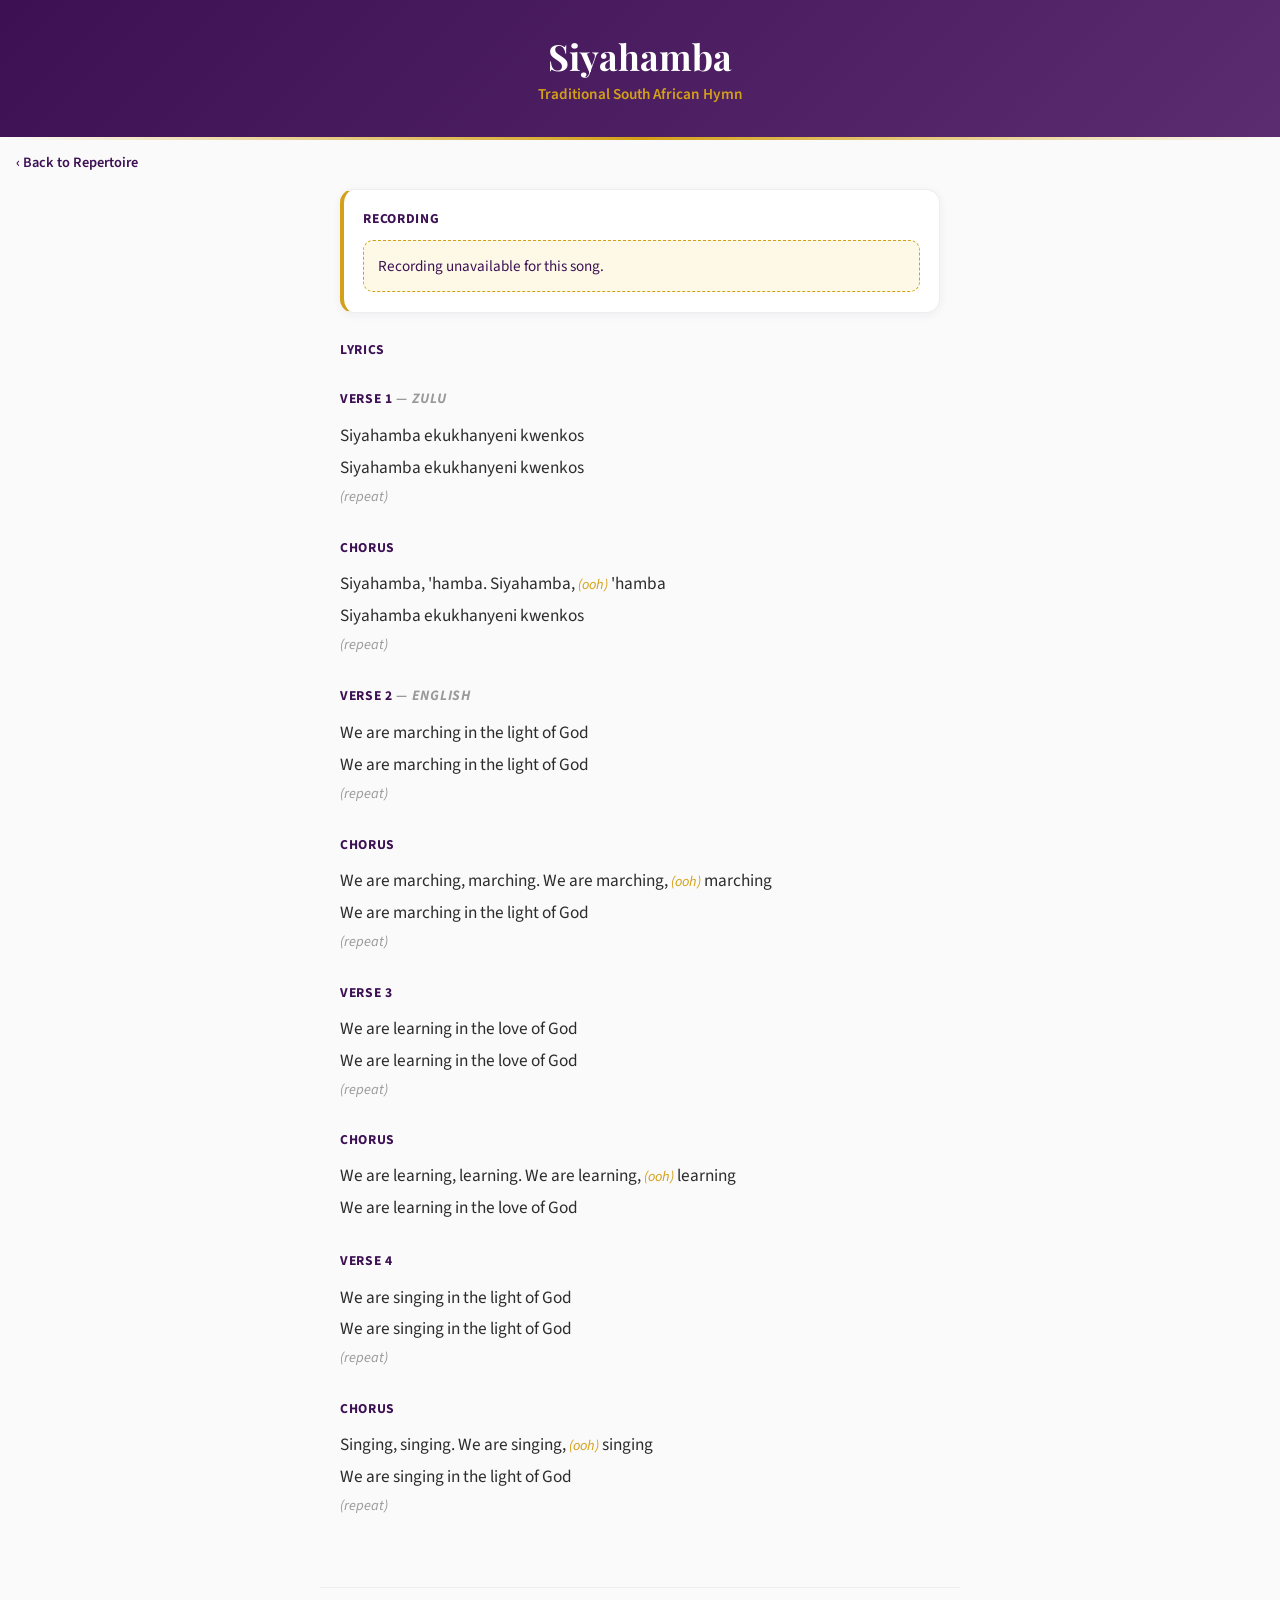
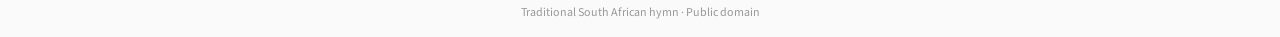
<file: lyrics/siyahamba.html>
<!DOCTYPE html>
<html lang="en">
<head>
    <meta charset="UTF-8">
    <meta name="viewport" content="width=device-width, initial-scale=1.0">
    <meta name="theme-color" content="#3C1053">
    <title>Siyahamba — Carrigtwohill Gospel Choir</title>
    <link rel="preconnect" href="https://fonts.googleapis.com">
    <link href="https://fonts.googleapis.com/css2?family=Playfair+Display:wght@700&family=Source+Sans+3:wght@400;600&display=swap" rel="stylesheet">
    <link rel="stylesheet" href="../assets/song-page.css">
</head>
<body>
    <div id="songPage"></div>

    <script type="application/json" id="song-data">
{
        "title": "Siyahamba",
        "artist": "Traditional South African Hymn",
        "permission": "Traditional South African hymn · Public domain",
        "recording": null
}
    </script>

    <template id="lyrics-template">
<div class="section">Verse 1 <span class="direction">— Zulu</span></div>
        <div class="verse">
            <span class="line">Siyahamba ekukhanyeni kwenkos</span>
            <span class="line">Siyahamba ekukhanyeni kwenkos</span>
            <span class="line direction">(repeat)</span>
        </div>

        <div class="section">Chorus</div>
        <div class="verse">
            <span class="line">Siyahamba, 'hamba. Siyahamba, <span class="choir-note">(ooh)</span> 'hamba</span>
            <span class="line">Siyahamba ekukhanyeni kwenkos</span>
            <span class="line direction">(repeat)</span>
        </div>

        <div class="section">Verse 2 <span class="direction">— English</span></div>
        <div class="verse">
            <span class="line">We are marching in the light of God</span>
            <span class="line">We are marching in the light of God</span>
            <span class="line direction">(repeat)</span>
        </div>

        <div class="section">Chorus</div>
        <div class="verse">
            <span class="line">We are marching, marching. We are marching, <span class="choir-note">(ooh)</span> marching</span>
            <span class="line">We are marching in the light of God</span>
            <span class="line direction">(repeat)</span>
        </div>

        <div class="section">Verse 3</div>
        <div class="verse">
            <span class="line">We are learning in the love of God</span>
            <span class="line">We are learning in the love of God</span>
            <span class="line direction">(repeat)</span>
        </div>

        <div class="section">Chorus</div>
        <div class="verse">
            <span class="line">We are learning, learning. We are learning, <span class="choir-note">(ooh)</span> learning</span>
            <span class="line">We are learning in the love of God</span>
        </div>

        <div class="section">Verse 4</div>
        <div class="verse">
            <span class="line">We are singing in the light of God</span>
            <span class="line">We are singing in the light of God</span>
            <span class="line direction">(repeat)</span>
        </div>

        <div class="section">Chorus</div>
        <div class="verse">
            <span class="line">Singing, singing. We are singing, <span class="choir-note">(ooh)</span> singing</span>
            <span class="line">We are singing in the light of God</span>
            <span class="line direction">(repeat)</span>
        </div>
    </template>

    <script src="../assets/song-page.js"></script>
</body>
</html>
</file>
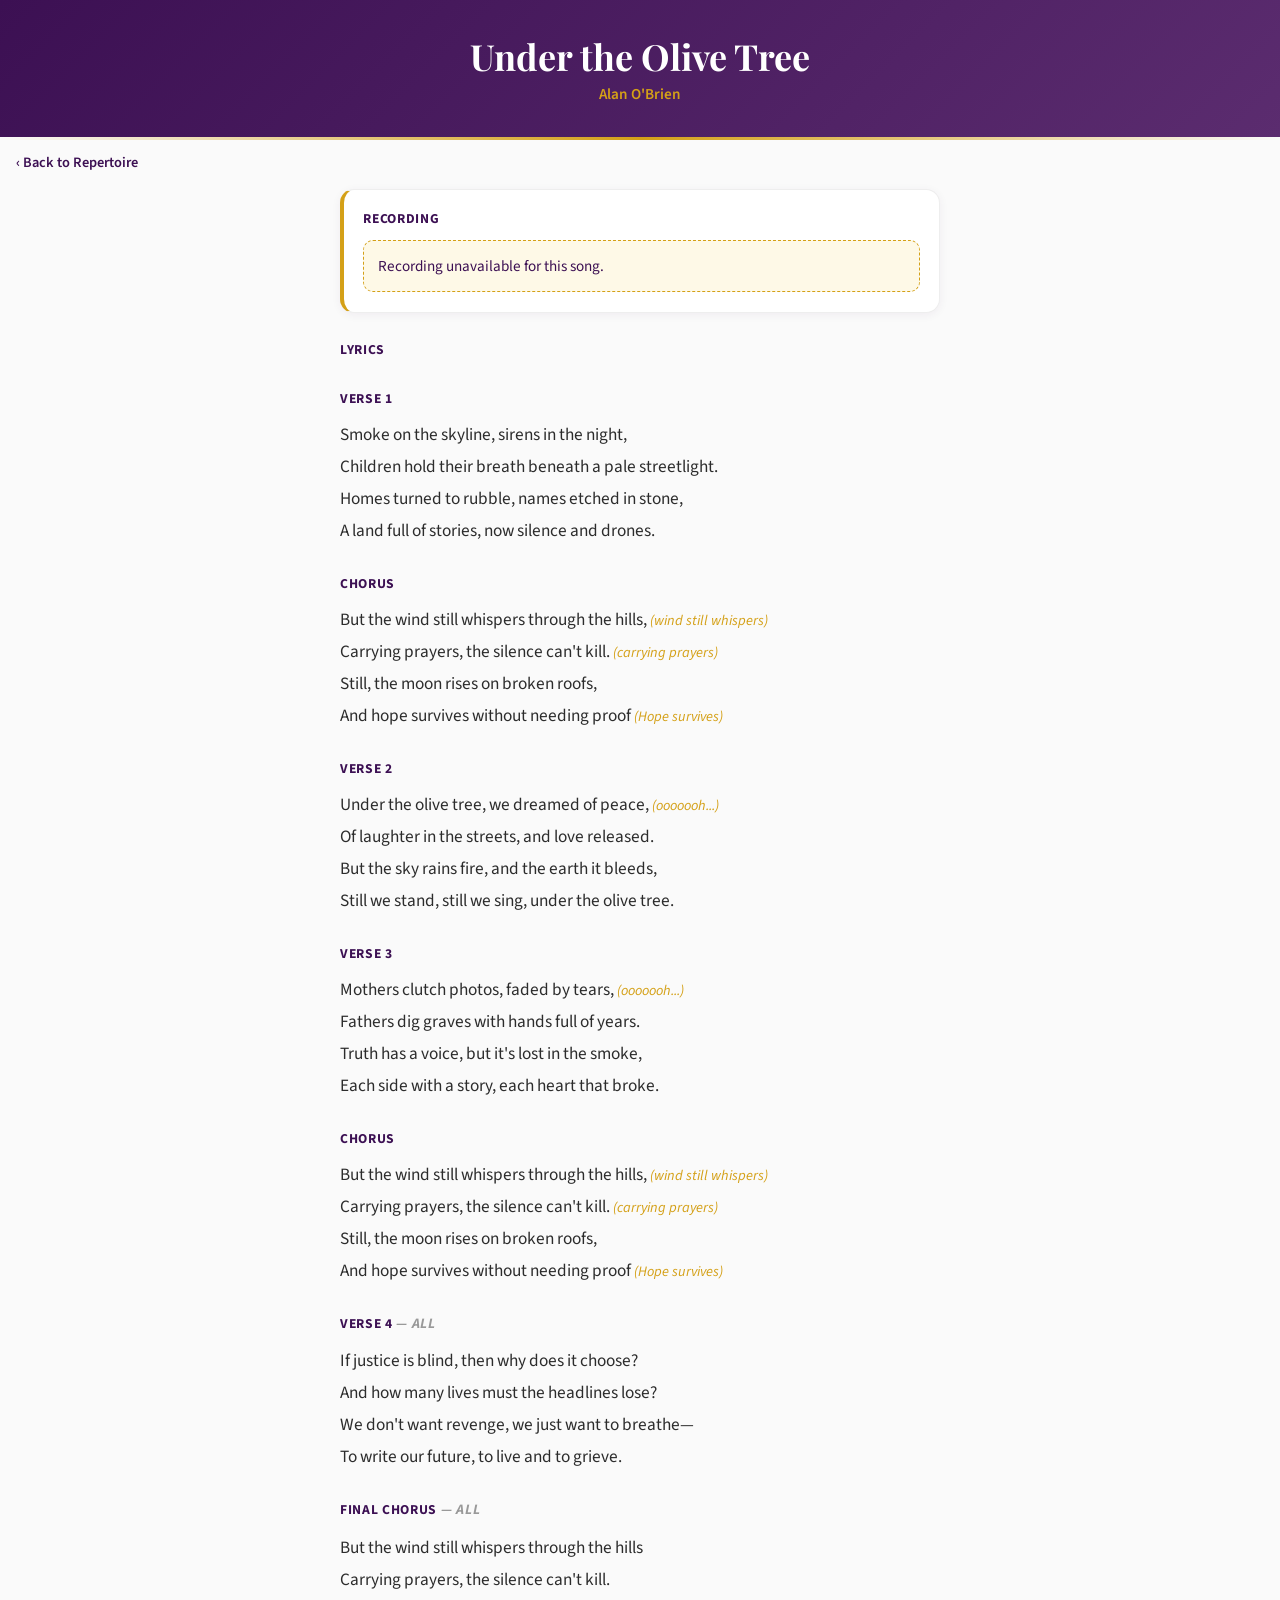
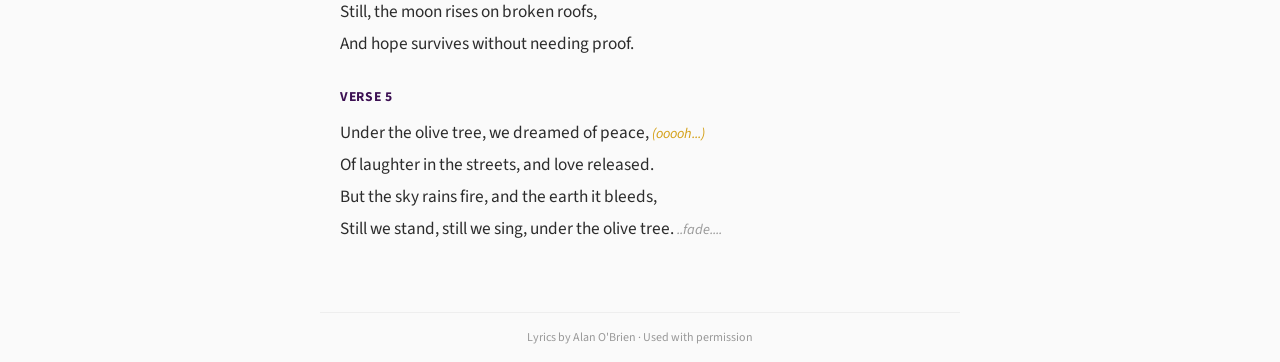
<file: lyrics/under-the-olive-tree.html>
<!DOCTYPE html>
<html lang="en">
<head>
    <meta charset="UTF-8">
    <meta name="viewport" content="width=device-width, initial-scale=1.0">
    <meta name="theme-color" content="#3C1053">
    <title>Under the Olive Tree — Carrigtwohill Gospel Choir</title>
    <link rel="preconnect" href="https://fonts.googleapis.com">
    <link href="https://fonts.googleapis.com/css2?family=Playfair+Display:wght@700&family=Source+Sans+3:wght@400;600&display=swap" rel="stylesheet">
    <link rel="stylesheet" href="../assets/song-page.css">
</head>
<body>
    <div id="songPage"></div>

    <script type="application/json" id="song-data">
{
        "title": "Under the Olive Tree",
        "artist": "Alan O'Brien",
        "permission": "Lyrics by Alan O'Brien · Used with permission",
        "recording": null
}
    </script>

    <template id="lyrics-template">
<div class="section">Verse 1</div>
        <div class="verse">
            <span class="line">Smoke on the skyline, sirens in the night,</span>
            <span class="line">Children hold their breath beneath a pale streetlight.</span>
            <span class="line">Homes turned to rubble, names etched in stone,</span>
            <span class="line">A land full of stories, now silence and drones.</span>
        </div>

        <div class="section">Chorus</div>
        <div class="verse">
            <span class="line">But the wind still whispers through the hills, <span class="choir-note">(wind still whispers)</span></span>
            <span class="line">Carrying prayers, the silence can't kill. <span class="choir-note">(carrying prayers)</span></span>
            <span class="line">Still, the moon rises on broken roofs,</span>
            <span class="line">And hope survives without needing proof <span class="choir-note">(Hope survives)</span></span>
        </div>

        <div class="section">Verse 2</div>
        <div class="verse">
            <span class="line">Under the olive tree, we dreamed of peace, <span class="choir-note">(ooooooh...)</span></span>
            <span class="line">Of laughter in the streets, and love released.</span>
            <span class="line">But the sky rains fire, and the earth it bleeds,</span>
            <span class="line">Still we stand, still we sing, under the olive tree.</span>
        </div>

        <div class="section">Verse 3</div>
        <div class="verse">
            <span class="line">Mothers clutch photos, faded by tears, <span class="choir-note">(ooooooh...)</span></span>
            <span class="line">Fathers dig graves with hands full of years.</span>
            <span class="line">Truth has a voice, but it's lost in the smoke,</span>
            <span class="line">Each side with a story, each heart that broke.</span>
        </div>

        <div class="section">Chorus</div>
        <div class="verse">
            <span class="line">But the wind still whispers through the hills, <span class="choir-note">(wind still whispers)</span></span>
            <span class="line">Carrying prayers, the silence can't kill. <span class="choir-note">(carrying prayers)</span></span>
            <span class="line">Still, the moon rises on broken roofs,</span>
            <span class="line">And hope survives without needing proof <span class="choir-note">(Hope survives)</span></span>
        </div>

        <div class="section">Verse 4 <span class="direction">— ALL</span></div>
        <div class="verse">
            <span class="line">If justice is blind, then why does it choose?</span>
            <span class="line">And how many lives must the headlines lose?</span>
            <span class="line">We don't want revenge, we just want to breathe—</span>
            <span class="line">To write our future, to live and to grieve.</span>
        </div>

        <div class="section">Final Chorus <span class="direction">— ALL</span></div>
        <div class="verse">
            <span class="line">But the wind still whispers through the hills</span>
            <span class="line">Carrying prayers, the silence can't kill.</span>
            <span class="line">Still, the moon rises on broken roofs,</span>
            <span class="line">And hope survives without needing proof.</span>
        </div>

        <div class="section">Verse 5</div>
        <div class="verse">
            <span class="line">Under the olive tree, we dreamed of peace, <span class="choir-note">(ooooh...)</span></span>
            <span class="line">Of laughter in the streets, and love released.</span>
            <span class="line">But the sky rains fire, and the earth it bleeds,</span>
            <span class="line">Still we stand, still we sing, under the olive tree. <span class="direction">..fade....</span></span>
        </div>
    </template>

    <script src="../assets/song-page.js"></script>
</body>
</html>
</file>
<file: assets/recordings.css>
:root {
    --purple-deep: #3C1053;
    --purple-mid: #5B2C6F;
    --purple-light: #7D3C98;
    --purple-tint: #F4ECF7;
    --gold: #D4A017;
    --gold-tint: #FEF9E7;
    --text: #2C2C2C;
    --text-muted: #8E8E93;
    --bg: #FAFAFA;
    --card-bg: #FFFFFF;
    --shadow: 0 1px 3px rgba(60,16,83,0.08);
    --shadow-hover: 0 4px 12px rgba(60,16,83,0.15);
}

* { margin: 0; padding: 0; box-sizing: border-box; }

body {
    font-family: 'Source Sans 3', -apple-system, BlinkMacSystemFont, sans-serif;
    background: var(--bg);
    color: var(--text);
    -webkit-font-smoothing: antialiased;
}

.hero {
    background: linear-gradient(135deg, var(--purple-deep) 0%, var(--purple-mid) 60%, var(--purple-light) 100%);
    color: white;
    padding: 2rem 1.5rem 1.75rem;
    text-align: center;
}

.hero h1 {
    font-family: 'Playfair Display', Georgia, serif;
    font-size: clamp(1.8rem, 8vw, 2.6rem);
    font-weight: 900;
    letter-spacing: 0.03em;
    text-transform: uppercase;
}

.hero p {
    color: var(--gold);
    font-weight: 600;
    letter-spacing: 0.05em;
    margin-top: 0.35rem;
    text-transform: uppercase;
}

.gold-bar { height: 3px; background: linear-gradient(90deg, transparent, var(--gold), transparent); }

.back {
    color: var(--purple-deep);
    display: inline-flex;
    font-weight: 700;
    padding: 0.85rem 1rem;
    text-decoration: none;
}

.back:hover { text-decoration: underline; }

.recordings-page {
    max-width: 760px;
    margin: 0 auto;
    padding: 0 1rem 3rem;
}

.recordings-intro {
    background: linear-gradient(135deg, var(--purple-tint), var(--gold-tint));
    border: 1px solid #EEE;
    border-radius: 16px;
    box-shadow: var(--shadow);
    margin-bottom: 1.5rem;
    padding: 1rem;
}

.recordings-intro h2 {
    color: var(--purple-deep);
    font-family: 'Playfair Display', Georgia, serif;
    font-size: 1.4rem;
    margin-bottom: 0.25rem;
}

.recordings-intro p {
    color: var(--text-muted);
    line-height: 1.5;
}

/* Song groups */

.recordings-list {
    display: grid;
    gap: 1.5rem;
}

.song-group {
    background: var(--card-bg);
    border: 1px solid #EFE7F3;
    border-radius: 16px;
    box-shadow: var(--shadow);
    overflow: hidden;
}

.song-title {
    background: linear-gradient(135deg, var(--purple-deep), var(--purple-mid));
    color: white;
    font-family: 'Playfair Display', Georgia, serif;
    font-size: 1.15rem;
    font-weight: 700;
    letter-spacing: 0.02em;
    padding: 0.75rem 1rem;
}

.song-parts {
    display: grid;
    gap: 0;
}

.recording-item {
    border-top: 1px solid #F0E8F5;
    padding: 0.85rem 1rem;
}

.recording-item:first-child { border-top: none; }

.recording-part-row {
    align-items: center;
    display: flex;
    gap: 0.75rem;
}

.part-badge {
    background: var(--gold-tint);
    border: 1px solid #E8D08A;
    border-radius: 20px;
    color: #7A5A00;
    font-size: 0.8rem;
    font-weight: 700;
    letter-spacing: 0.03em;
    padding: 0.2rem 0.65rem;
    text-transform: uppercase;
    white-space: nowrap;
}

.drive-btn,
.drive-btn:link,
.drive-btn:visited {
    background: var(--purple-tint);
    border: 1px solid #D9C5E8;
    border-radius: 20px;
    color: var(--purple-mid) !important;
    display: inline-block;
    font-size: 0.78rem;
    font-weight: 700;
    padding: 0.25rem 0.75rem;
    text-decoration: none !important;
    white-space: nowrap;
}

.drive-btn:hover,
.drive-btn:active {
    background: var(--purple-mid);
    color: white !important;
}

.recording-actions {
    display: flex;
    align-items: center;
    gap: 0.5rem;
    flex-wrap: wrap;
}

.play-btn {
    background: var(--purple-deep);
    border: none;
    border-radius: 20px;
    color: white;
    cursor: pointer;
    font-family: inherit;
    font-size: 0.85rem;
    font-weight: 700;
    padding: 0.35rem 1rem;
    transition: background 0.2s;
}

.play-btn:hover,
.play-btn:active {
    background: var(--purple-mid);
}

.player-container { width: 100%; }
.player-container.open { margin-top: 0.6rem; }
.player-container iframe {
    border: none;
    display: block;
    height: 60px;
    width: 100%;
}

@media (min-width: 768px) {
    .hero { padding: 2.7rem 2rem 2.25rem; }
    .recordings-page { padding-inline: 1.25rem; }
    .recording-item { padding: 1rem 1.25rem; }
}
</file>
<file: assets/song-page.css>
:root {
    --purple: #3C1053;
    --purple-mid: #5B2C6F;
    --gold: #D4A017;
    --gold-tint: #FEF9E7;
    --tint: #F4ECF7;
    --text: #2C2C2C;
    --text-muted: #8E8E93;
    --bg: #FAFAFA;
    --card-bg: #FFFFFF;
}

* { margin: 0; padding: 0; box-sizing: border-box; }

body {
    font-family: 'Source Sans 3', sans-serif;
    background: var(--bg);
    color: var(--text);
    -webkit-font-smoothing: antialiased;
}

.header {
    background: linear-gradient(135deg, var(--purple), var(--purple-mid));
    color: white;
    padding: 1.5rem;
    text-align: center;
}

.header h1 {
    font-family: 'Playfair Display', serif;
    font-size: clamp(1.5rem, 6vw, 2.25rem);
    margin-bottom: 0.2rem;
}

.header .artist {
    color: var(--gold);
    font-size: 0.95rem;
    font-weight: 600;
}

.gold-bar { height: 3px; background: linear-gradient(90deg, transparent, var(--gold), transparent); }

.back {
    display: inline-flex;
    align-items: center;
    gap: 0.3rem;
    padding: 0.75rem 1rem;
    color: var(--purple);
    text-decoration: none;
    font-weight: 600;
    font-size: 0.9rem;
}

.back:hover { text-decoration: underline; }

.song-page {
    max-width: 640px;
    margin: 0 auto;
    padding: 0 1rem 3rem;
}

.recording {
    background: var(--card-bg);
    border: 1px solid #EEE;
    border-left: 4px solid var(--gold);
    border-radius: 14px;
    box-shadow: 0 2px 10px rgba(60, 16, 83, 0.06);
    margin: 0.25rem 0 1.5rem;
    padding: 1rem;
}

.recording h2,
.lyrics h2 {
    color: var(--purple);
    font-size: 0.85rem;
    font-weight: 700;
    letter-spacing: 0.05em;
    margin-bottom: 0.75rem;
    text-transform: uppercase;
}

.recording audio {
    display: block;
    width: 100%;
    margin-top: 0.4rem;
}

.recording-note {
    color: var(--text-muted);
    font-size: 0.85rem;
    line-height: 1.5;
    margin-top: 0.65rem;
}

.recording-unavailable {
    background: var(--gold-tint);
    border: 1px dashed var(--gold);
    border-radius: 10px;
    color: var(--purple);
    font-size: 0.95rem;
    line-height: 1.5;
    padding: 0.85rem;
}

.lyrics {
    line-height: 1.85;
    font-size: clamp(1rem, 3.2vw, 1.08rem);
}

.lyrics .section {
    margin: 1.5rem 0 0.5rem;
    font-weight: 700;
    color: var(--purple);
    font-size: 0.85rem;
    text-transform: uppercase;
    letter-spacing: 0.05em;
}

.lyrics .verse { margin-bottom: 1.2rem; }
.lyrics .line { display: block; }
.choir-note { color: var(--gold); font-style: italic; font-size: 0.9rem; }
.direction { color: #999; font-style: italic; font-size: 0.9rem; }

.permission {
    text-align: center;
    font-size: 0.75rem;
    color: #999;
    padding: 1rem;
    border-top: 1px solid #EEE;
    max-width: 640px;
    margin: 0 auto;
}

@media (min-width: 768px) {
    .header { padding: 2rem 1.5rem; }
    .song-page { padding-inline: 1.25rem; }
    .recording { padding: 1.2rem; }
}
</file>
